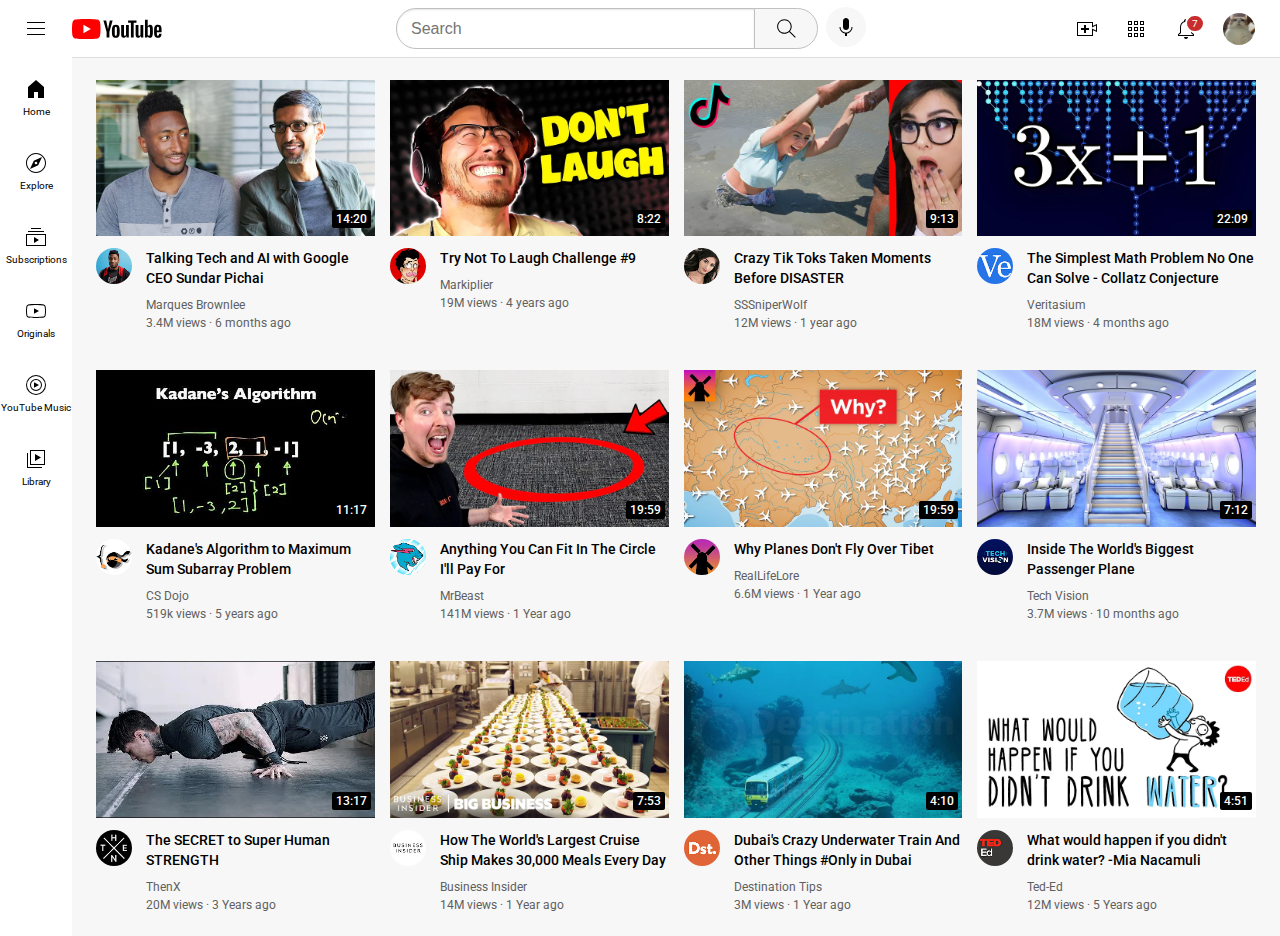
<file: index.html>
<!DOCTYPE html>

<html>

<head>

  <title>Youtube.com Clone </title>

  <link rel="preconnect" href="https://fonts.googleapis.com">
  <link rel="preconnect" href="https://fonts.gstatic.com" crossorigin>
  <link href="https://fonts.googleapis.com/css2?family=Roboto:wght@400;500;700&display=swap" rel="stylesheet">
  <link rel="stylesheet" href="styles/general.css">
  <link rel="stylesheet" href="styles/video.css">
  <link rel="stylesheet" href="styles/header.css">
  <link rel="stylesheet" href="styles/sidebar.css">

  
</head>

<body>

  <header class="header">
    <div class="l-section">
      <img class="ham-menu"  src="icons/hamburger-menu.svg">
      <img class="yt-logo" src="icons/youtube-logo.svg">
    </div>
    <div class="m-section">
      <input class="search-bar" type="text" placeholder="Search">
      <button class="search">
        <img class="search-icon" src="icons/search.svg">
        <div class="tooltip">search</div>
      </button>
      <button class="voice-search">
        <img class="voices-icon" src="icons/voice-search-icon.svg">
        <div class="tooltip">search with your voice</div>
      </button>
    </div>
    <div class="r-section">
      <div class="upload-container">
        <img class="add-icon" src="icons/upload.svg">
        <div class="tooltip">Create</div>
      </div>
      <div class="ytapps-container">
        <img class="ytapps-icon" src="icons/youtube-apps.svg">
        <div class="tooltip">Youtube apps</div>
      </div>
     
      
      <div class="notification">
        <img class="bell-icon" src="icons/notifications.svg">
        <div class="notification-count">7</div>
        <div class="tooltip">Notifications</div>

      </div>
      
      <img class="mypfp" src="pfp/cat-pfp.jpg">

    </div>
  
  </header>

  <nav class="sidebar">
    <div class="sidebar-link">
      <img  src="icons/home.svg">
      <div>Home</div>
    </div>
    <div class="sidebar-link">
      <img src="icons/explore.svg">
      <div>Explore</div>
    </div>
    <div class="sidebar-link">
      <img  src="icons/subscriptions.svg">
      <div>Subscriptions</div>
    </div>
    <div class="sidebar-link">
      <img src="icons/originals.svg">
      <div>Originals</div>
    </div>
    <div class="sidebar-link">
      <img  src="icons/youtube-music.svg">
      <div>YouTube Music</div>
    </div>
    <div class="sidebar-link">
      <img src="icons/library.svg">
      <div>Library</div>
    </div>
    


  </nav>

  <main>

    <section class="video-grid">

      <a style="text-decoration: none; color: black;" href="https://www.youtube.com/watch?v=n2RNcPRtAiY">
        <div class="video-preview" >
  
          <div class="tnail-row">
            <img class="thumbnail" src="thumbnails/thumbnail-1.webp">
            <div class="video-time">14:20</div>
          </div>
      
          <div class="video-info-grid">
            <div class="ch-pfp">
              <img class="pfp" src="pfp/channel-1.jpeg">
            </div>
            <div class="video-info">
              <p class="title"> Talking Tech and AI with Google CEO Sundar Pichai </p>
              <p class="author"> Marques Brownlee </p>
              <p class="info">3.4M views &#183; 6 months ago </p>
            </div>
        
          </div>
      
        </div>

      </a>
      
      <a style="text-decoration: none; color: black;" href="https://www.youtube.com/watch?v=mP0RAo9SKZk">
        <div class="video-preview">
    
          <div class="tnail-row">
            <img class="thumbnail" src="thumbnails/thumbnail-2.webp">
            <div class="video-time">8:22</div>
          </div>
      
          <div class="video-info-grid">
            <div class="ch-pfp">
              <img class="pfp" src="pfp/channel-2.jpeg">
            </div>
            <div class="video-info">
      
              <p class="title"> Try Not To Laugh Challenge #9 </p>
              <p class="author"> Markiplier </p>
              <p class="info">19M views &#183; 4 years ago </p>
           
            </div>
        
          </div>
      
        </div>
      </a>
      
      <a style="text-decoration: none; color: black;" href="https://www.youtube.com/watch?v=mP0RAo9SKZk">
        <div class="video-preview">
    
          <div class="tnail-row">
            <img class="thumbnail" src="thumbnails/thumbnail-3.webp">
            <div class="video-time">9:13</div>
          </div>
      
          <div class="video-info-grid">
            <div class="ch-pfp">
              <img class="pfp" src="pfp/channel-3.jpeg">
            </div>
            <div class="video-info">
      
              <p class="title"> Crazy Tik Toks Taken Moments Before DISASTER </p>
              <p class="author"> SSSniperWolf  </p>
              <p class="info">12M views &#183; 1 year ago </p>
      
            </div>
        
          </div>
      
        </div>
      </a>

      <a style="text-decoration: none; color: black;" href="https://www.youtube.com/watch?v=mP0RAo9SKZk">
        <div class="video-preview">
    
          <div class="tnail-row">
            <img class="thumbnail" src="thumbnails/thumbnail-4.webp">
            <div class="video-time">22:09</div>
          </div>
      
          <div class="video-info-grid">
            <div class="ch-pfp">
              <img class="pfp" src="pfp/channel-4.jpeg">
            </div>
            <div class="video-info">
              
              <p class="title"> The Simplest Math Problem No One Can Solve - Collatz Conjecture </p>
              <p class="author"> Veritasium  </p>
              <p class="info">18M views &#183; 4 months ago </p>
              
            </div>
        
          </div>
      
        </div>
      </a>
      
      <a style="text-decoration: none; color: black;" href="https://www.youtube.com/watch?v=mP0RAo9SKZk">
        <div class="video-preview">
    
          <div class="tnail-row">
            <img class="thumbnail" src="thumbnails/thumbnail-5.webp">
            <div class="video-time">11:17</div>
          </div>
      
          <div class="video-info-grid">
            <div class="ch-pfp">
              <img class="pfp" src="pfp/channel-5.jpeg">
            </div>
            <div class="video-info">
              <p class="title"> Kadane's Algorithm to Maximum Sum Subarray Problem </p>
              <p class="author"> CS Dojo </p>
              <p class="info">519k views &#183; 5 years ago </p>
            </div>
        
          </div>
      
        </div></a>
      
    
      

      <a style="text-decoration: none; color: black;" href="https://www.youtube.com/watch?v=mP0RAo9SKZk">
        <div class="video-preview">
    
          <div class="tnail-row">
            <img class="thumbnail" src="thumbnails/thumbnail-6.webp">
            <div class="video-time">19:59</div>
          </div>
      
          <div class="video-info-grid">
            <div class="ch-pfp">
              <img class="pfp" src="pfp/channel-6.jpeg">
            </div>
            <div class="video-info">
              <p class="title"> Anything You Can Fit In The Circle I'll Pay For </p>
              <p class="author"> MrBeast</p>
              <p class="info">141M views &#183; 1 Year ago </p>
            </div>
        
          </div>
      
        </div></a>
    
      

      <a style="text-decoration: none; color: black;" href="https://www.youtube.com/watch?v=mP0RAo9SKZk">
        <div class="video-preview">
    
          <div class="tnail-row">
            <img class="thumbnail" src="thumbnails/thumbnail-7.webp">
            <div class="video-time">19:59</div>
          </div>
      
          <div class="video-info-grid">
            <div class="ch-pfp">
              <img class="pfp" src="pfp/channel-7.jpeg">
            </div>
            <div class="video-info">
              <p class="title"> Why Planes Don't Fly Over Tibet </p>
              <p class="author"> RealLifeLore</p>
              <p class="info">6.6M views &#183; 1 Year ago </p>
            </div>
        
          </div>
      
        </div></a>
  
      

      <a style="text-decoration: none; color: black;" href="https://www.youtube.com/watch?v=mP0RAo9SKZk">
        <div class="video-preview">
    
          <div class="tnail-row">
            <img class="thumbnail" src="thumbnails/thumbnail-8.webp">
            <div class="video-time">7:12</div>
          </div>
      
          <div class="video-info-grid">
            <div class="ch-pfp">
              <img class="pfp" src="pfp/channel-8.jpeg">
            </div>
            <div class="video-info">
              <p class="title"> Inside The World's Biggest Passenger Plane </p>
              <p class="author"> Tech Vision</p>
              <p class="info">3.7M views &#183; 10 months ago </p>
            </div>
        
          </div>
      
        </div></a>
  
     

      <a style="text-decoration: none; color: black;" href="https://www.youtube.com/watch?v=mP0RAo9SKZk">
        <div class="video-preview">
    
          <div class="tnail-row">
            <img class="thumbnail" src="thumbnails/thumbnail-9.webp">
            <div class="video-time">13:17</div>
          </div>
      
          <div class="video-info-grid">
            <div class="ch-pfp">
              <img class="pfp" src="pfp/channel-9.jpeg">
            </div>
            <div class="video-info">
              <p class="title"> The SECRET to Super Human STRENGTH </p>
              <p class="author"> ThenX</p>
              <p class="info">20M views &#183; 3 Years ago </p>
            </div>
        
          </div>
      
        </div>
      </a>
  
      

      <a style="text-decoration: none; color: black;" href="https://www.youtube.com/watch?v=mP0RAo9SKZk">
        <div class="video-preview">
    
          <div class="tnail-row">
            <img class="thumbnail" src="thumbnails/thumbnail-10.webp">
            <div class="video-time">7:53</div>
          </div>
      
          <div class="video-info-grid">
            <div class="ch-pfp">
              <img class="pfp" src="pfp/channel-10.jpeg">
            </div>
            <div class="video-info">
              <p class="title"> How The World's Largest Cruise Ship Makes 30,000 Meals Every Day </p>
              <p class="author"> Business Insider</p>
              <p class="info">14M views &#183; 1 Year ago </p>
            </div>
        
          </div>
      
        </div>
      </a>
  
      

      <a style="text-decoration: none; color: black;" href="https://www.youtube.com/watch?v=mP0RAo9SKZk">
        <div class="video-preview">
    
          <div class="tnail-row">
            <img class="thumbnail" src="thumbnails/thumbnail-11.webp">
            <div class="video-time">4:10</div>
          </div>
      
          <div class="video-info-grid">
            <div class="ch-pfp">
              <img class="pfp" src="pfp/channel-11.jpeg">
            </div>
            <div class="video-info">
              <p class="title"> Dubai's Crazy Underwater Train And Other Things #Only in Dubai </p>
              <p class="author"> Destination Tips</p>
              <p class="info">3M views &#183; 1 Year ago </p>
            </div>
        
          </div>
      
        </div>
      </a>
  
      

      <a style="text-decoration: none; color: black;" href="https://www.youtube.com/watch?v=mP0RAo9SKZk">
        <div class="video-preview">
    
          <div class="tnail-row">
            <img class="thumbnail" src="thumbnails/thumbnail-12.webp">
            <div class="video-time">4:51</div>
          </div>
      
          <div class="video-info-grid">
            <div class="ch-pfp">
              <img class="pfp" src="pfp/channel-12.jpeg">
            </div>
            <div class="video-info">
              <p class="title"> What would happen if you didn't drink water? -Mia Nacamuli </p>
              <p class="author"> Ted-Ed</p>
              <p class="info">12M views &#183; 5 Years ago </p>
            </div>
        
          </div>
      
        </div>
      </a>
  
      
  
    </section>


  </main>


</body>


</html>
</file>
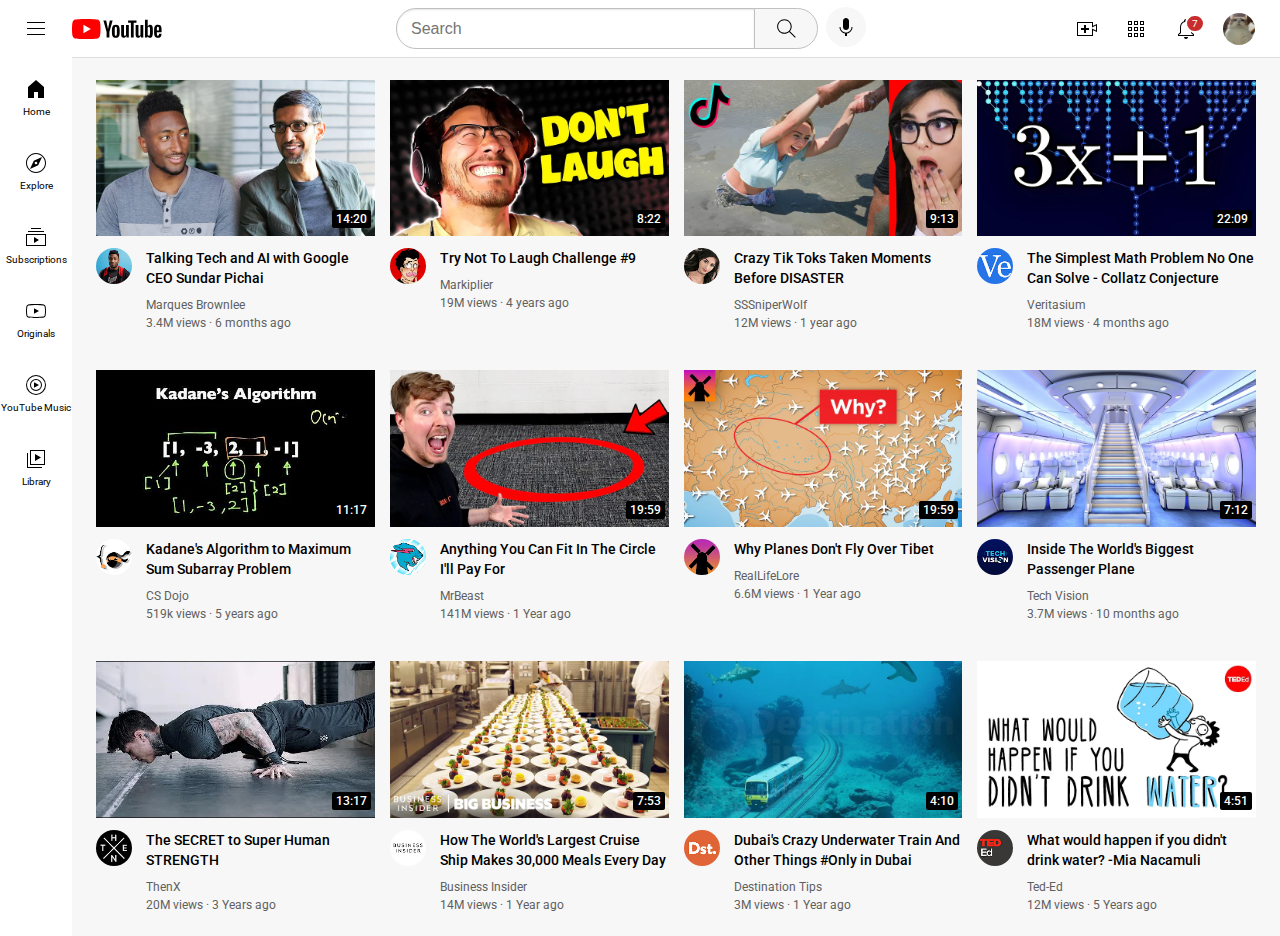
<file: youtube.html>
<!DOCTYPE html>

<html>

<head>

  <title>Youtube.com Clone </title>

  <link rel="preconnect" href="https://fonts.googleapis.com">
  <link rel="preconnect" href="https://fonts.gstatic.com" crossorigin>
  <link href="https://fonts.googleapis.com/css2?family=Roboto:wght@400;500;700&display=swap" rel="stylesheet">
  <link rel="stylesheet" href="styles/general.css">
  <link rel="stylesheet" href="styles/video.css">
  <link rel="stylesheet" href="styles/header.css">
  <link rel="stylesheet" href="styles/sidebar.css">
  <link rel="icon" type="img/jpg" href="pfp/Dakirby309-Simply-Styled-YouTube.256.png">

  
</head>

<body>

  <header class="header">
    <div class="l-section">
      <img class="ham-menu"  src="icons/hamburger-menu.svg">
      <img class="yt-logo" src="icons/youtube-logo.svg">
    </div>
    <div class="m-section">
      <input class="search-bar" type="text" placeholder="Search">
      <button class="search">
        <img class="search-icon" src="icons/search.svg">
        <div class="tooltip">search</div>
      </button>
      <button class="voice-search">
        <img class="voices-icon" src="icons/voice-search-icon.svg">
        <div class="tooltip">search with your voice</div>
      </button>
    </div>
    <div class="r-section">
      <div class="upload-container">
        <img class="add-icon" src="icons/upload.svg">
        <div class="tooltip">Create</div>
      </div>
      <div class="ytapps-container">
        <img class="ytapps-icon" src="icons/youtube-apps.svg">
        <div class="tooltip">Youtube apps</div>
      </div>
     
      
      <div class="notification">
        <img class="bell-icon" src="icons/notifications.svg">
        <div class="notification-count">7</div>
        <div class="tooltip">Notifications</div>

      </div>
      
      <img class="mypfp" src="pfp/cat-pfp.jpg">

    </div>
  
  </header>

  <nav class="sidebar">
    <div class="sidebar-link">
      <img  src="icons/home.svg">
      <div>Home</div>
    </div>
    <div class="sidebar-link">
      <img src="icons/explore.svg">
      <div>Explore</div>
    </div>
    <div class="sidebar-link">
      <img  src="icons/subscriptions.svg">
      <div>Subscriptions</div>
    </div>
    <div class="sidebar-link">
      <img src="icons/originals.svg">
      <div>Originals</div>
    </div>
    <div class="sidebar-link">
      <img  src="icons/youtube-music.svg">
      <div>YouTube Music</div>
    </div>
    <div class="sidebar-link">
      <img src="icons/library.svg">
      <div>Library</div>
    </div>
    


  </nav>

  <main>

    <section class="video-grid">

      <a style="text-decoration: none; color: black;" href="https://www.youtube.com/watch?v=n2RNcPRtAiY">
        <div class="video-preview" >
  
          <div class="tnail-row">
            <img class="thumbnail" src="thumbnails/thumbnail-1.webp">
            <div class="video-time">14:20</div>
          </div>
      
          <div class="video-info-grid">
            <div class="ch-pfp">
              <img class="pfp" src="pfp/channel-1.jpeg">
            </div>
            <div class="video-info">
              <p class="title"> Talking Tech and AI with Google CEO Sundar Pichai </p>
              <p class="author"> Marques Brownlee </p>
              <p class="info">3.4M views &#183; 6 months ago </p>
            </div>
        
          </div>
      
        </div>

      </a>
      
      <a style="text-decoration: none; color: black;" href="https://www.youtube.com/watch?v=mP0RAo9SKZk">
        <div class="video-preview">
    
          <div class="tnail-row">
            <img class="thumbnail" src="thumbnails/thumbnail-2.webp">
            <div class="video-time">8:22</div>
          </div>
      
          <div class="video-info-grid">
            <div class="ch-pfp">
              <img class="pfp" src="pfp/channel-2.jpeg">
            </div>
            <div class="video-info">
      
              <p class="title"> Try Not To Laugh Challenge #9 </p>
              <p class="author"> Markiplier </p>
              <p class="info">19M views &#183; 4 years ago </p>
           
            </div>
        
          </div>
      
        </div>
      </a>
      
      <a style="text-decoration: none; color: black;" href="https://www.youtube.com/watch?v=mP0RAo9SKZk">
        <div class="video-preview">
    
          <div class="tnail-row">
            <img class="thumbnail" src="thumbnails/thumbnail-3.webp">
            <div class="video-time">9:13</div>
          </div>
      
          <div class="video-info-grid">
            <div class="ch-pfp">
              <img class="pfp" src="pfp/channel-3.jpeg">
            </div>
            <div class="video-info">
      
              <p class="title"> Crazy Tik Toks Taken Moments Before DISASTER </p>
              <p class="author"> SSSniperWolf  </p>
              <p class="info">12M views &#183; 1 year ago </p>
      
            </div>
        
          </div>
      
        </div>
      </a>

      <a style="text-decoration: none; color: black;" href="https://www.youtube.com/watch?v=mP0RAo9SKZk">
        <div class="video-preview">
    
          <div class="tnail-row">
            <img class="thumbnail" src="thumbnails/thumbnail-4.webp">
            <div class="video-time">22:09</div>
          </div>
      
          <div class="video-info-grid">
            <div class="ch-pfp">
              <img class="pfp" src="pfp/channel-4.jpeg">
            </div>
            <div class="video-info">
              
              <p class="title"> The Simplest Math Problem No One Can Solve - Collatz Conjecture </p>
              <p class="author"> Veritasium  </p>
              <p class="info">18M views &#183; 4 months ago </p>
              
            </div>
        
          </div>
      
        </div>
      </a>
      
      <a style="text-decoration: none; color: black;" href="https://www.youtube.com/watch?v=mP0RAo9SKZk">
        <div class="video-preview">
    
          <div class="tnail-row">
            <img class="thumbnail" src="thumbnails/thumbnail-5.webp">
            <div class="video-time">11:17</div>
          </div>
      
          <div class="video-info-grid">
            <div class="ch-pfp">
              <img class="pfp" src="pfp/channel-5.jpeg">
            </div>
            <div class="video-info">
              <p class="title"> Kadane's Algorithm to Maximum Sum Subarray Problem </p>
              <p class="author"> CS Dojo </p>
              <p class="info">519k views &#183; 5 years ago </p>
            </div>
        
          </div>
      
        </div></a>
      
    
      

      <a style="text-decoration: none; color: black;" href="https://www.youtube.com/watch?v=mP0RAo9SKZk">
        <div class="video-preview">
    
          <div class="tnail-row">
            <img class="thumbnail" src="thumbnails/thumbnail-6.webp">
            <div class="video-time">19:59</div>
          </div>
      
          <div class="video-info-grid">
            <div class="ch-pfp">
              <img class="pfp" src="pfp/channel-6.jpeg">
            </div>
            <div class="video-info">
              <p class="title"> Anything You Can Fit In The Circle I'll Pay For </p>
              <p class="author"> MrBeast</p>
              <p class="info">141M views &#183; 1 Year ago </p>
            </div>
        
          </div>
      
        </div></a>
    
      

      <a style="text-decoration: none; color: black;" href="https://www.youtube.com/watch?v=mP0RAo9SKZk">
        <div class="video-preview">
    
          <div class="tnail-row">
            <img class="thumbnail" src="thumbnails/thumbnail-7.webp">
            <div class="video-time">19:59</div>
          </div>
      
          <div class="video-info-grid">
            <div class="ch-pfp">
              <img class="pfp" src="pfp/channel-7.jpeg">
            </div>
            <div class="video-info">
              <p class="title"> Why Planes Don't Fly Over Tibet </p>
              <p class="author"> RealLifeLore</p>
              <p class="info">6.6M views &#183; 1 Year ago </p>
            </div>
        
          </div>
      
        </div></a>
  
      

      <a style="text-decoration: none; color: black;" href="https://www.youtube.com/watch?v=mP0RAo9SKZk">
        <div class="video-preview">
    
          <div class="tnail-row">
            <img class="thumbnail" src="thumbnails/thumbnail-8.webp">
            <div class="video-time">7:12</div>
          </div>
      
          <div class="video-info-grid">
            <div class="ch-pfp">
              <img class="pfp" src="pfp/channel-8.jpeg">
            </div>
            <div class="video-info">
              <p class="title"> Inside The World's Biggest Passenger Plane </p>
              <p class="author"> Tech Vision</p>
              <p class="info">3.7M views &#183; 10 months ago </p>
            </div>
        
          </div>
      
        </div></a>
  
     

      <a style="text-decoration: none; color: black;" href="https://www.youtube.com/watch?v=mP0RAo9SKZk">
        <div class="video-preview">
    
          <div class="tnail-row">
            <img class="thumbnail" src="thumbnails/thumbnail-9.webp">
            <div class="video-time">13:17</div>
          </div>
      
          <div class="video-info-grid">
            <div class="ch-pfp">
              <img class="pfp" src="pfp/channel-9.jpeg">
            </div>
            <div class="video-info">
              <p class="title"> The SECRET to Super Human STRENGTH </p>
              <p class="author"> ThenX</p>
              <p class="info">20M views &#183; 3 Years ago </p>
            </div>
        
          </div>
      
        </div>
      </a>
  
      

      <a style="text-decoration: none; color: black;" href="https://www.youtube.com/watch?v=mP0RAo9SKZk">
        <div class="video-preview">
    
          <div class="tnail-row">
            <img class="thumbnail" src="thumbnails/thumbnail-10.webp">
            <div class="video-time">7:53</div>
          </div>
      
          <div class="video-info-grid">
            <div class="ch-pfp">
              <img class="pfp" src="pfp/channel-10.jpeg">
            </div>
            <div class="video-info">
              <p class="title"> How The World's Largest Cruise Ship Makes 30,000 Meals Every Day </p>
              <p class="author"> Business Insider</p>
              <p class="info">14M views &#183; 1 Year ago </p>
            </div>
        
          </div>
      
        </div>
      </a>
  
      

      <a style="text-decoration: none; color: black;" href="https://www.youtube.com/watch?v=mP0RAo9SKZk">
        <div class="video-preview">
    
          <div class="tnail-row">
            <img class="thumbnail" src="thumbnails/thumbnail-11.webp">
            <div class="video-time">4:10</div>
          </div>
      
          <div class="video-info-grid">
            <div class="ch-pfp">
              <img class="pfp" src="pfp/channel-11.jpeg">
            </div>
            <div class="video-info">
              <p class="title"> Dubai's Crazy Underwater Train And Other Things #Only in Dubai </p>
              <p class="author"> Destination Tips</p>
              <p class="info">3M views &#183; 1 Year ago </p>
            </div>
        
          </div>
      
        </div>
      </a>
  
      

      <a style="text-decoration: none; color: black;" href="https://www.youtube.com/watch?v=mP0RAo9SKZk">
        <div class="video-preview">
    
          <div class="tnail-row">
            <img class="thumbnail" src="thumbnails/thumbnail-12.webp">
            <div class="video-time">4:51</div>
          </div>
      
          <div class="video-info-grid">
            <div class="ch-pfp">
              <img class="pfp" src="pfp/channel-12.jpeg">
            </div>
            <div class="video-info">
              <p class="title"> What would happen if you didn't drink water? -Mia Nacamuli </p>
              <p class="author"> Ted-Ed</p>
              <p class="info">12M views &#183; 5 Years ago </p>
            </div>
        
          </div>
      
        </div>
      </a>
  
      
  
    </section>


  </main>


</body>


</html>
</file>
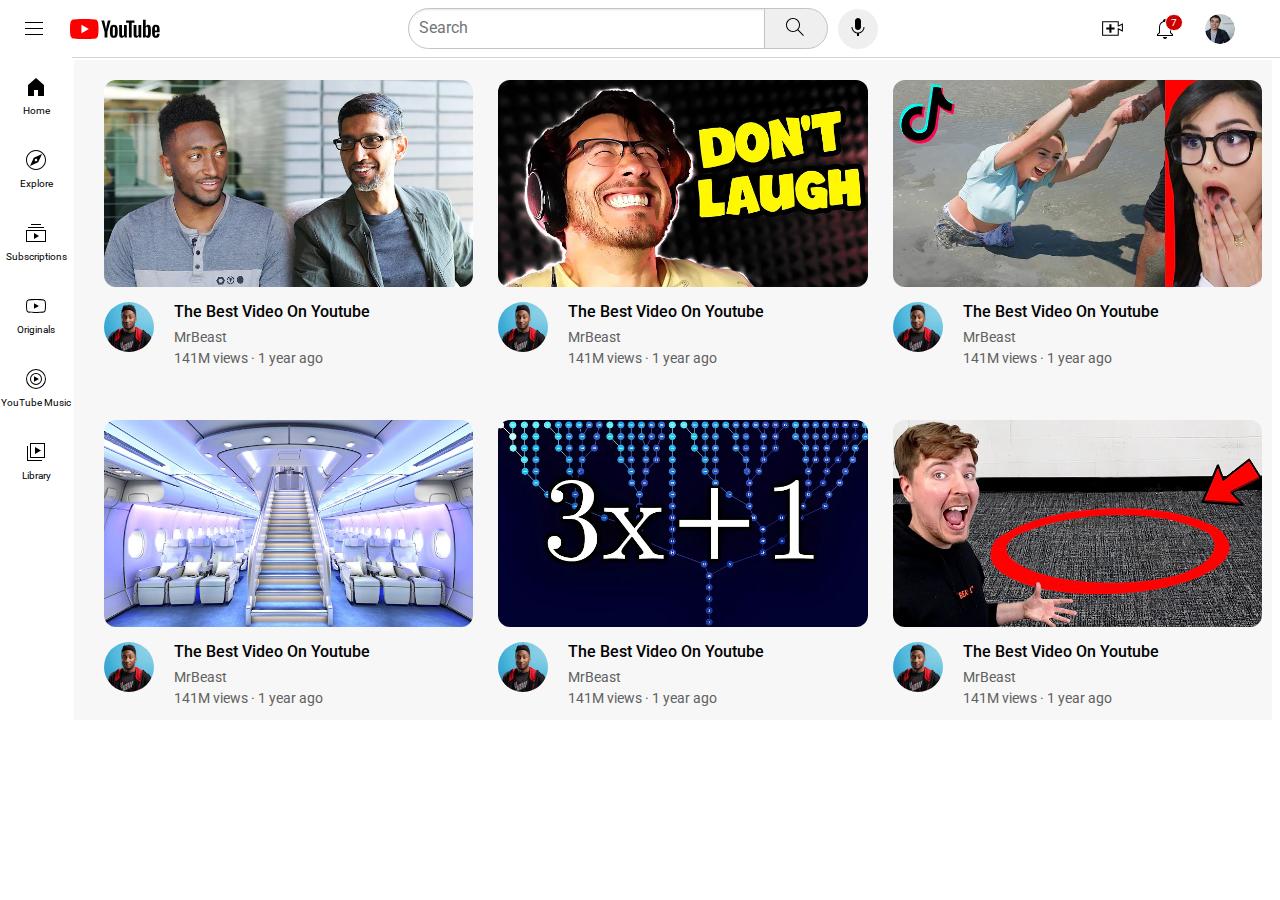
<file: yt-ui.html>
<!DOCTYPE html>

<html>

<head>

  <title>Youtube</title>
  <link rel="preconnect" href="https://fonts.googleapis.com">
  <link rel="preconnect" href="https://fonts.gstatic.com" crossorigin>
  <link href="https://fonts.googleapis.com/css2?family=Roboto:wght@400;500;700&display=swap" rel="stylesheet">
  <link rel="stylesheet" href="StaticTrialstyles/header1.css">
  <link rel="stylesheet" href="StaticTrialstyles/sidebarr.css">
  <link rel="stylesheet" href="StaticTrialstyles/videogrid.css">

</head>

<!--Main body (Visible Part) -->

<body style="font-family: roboto,arial;">

  <header class="header">

    <!--Header of website-->

    <div class="l-section">
      <img class="hamburger-icon" src="icons/hamburger-menu.svg">
      <img class="yt-logo" src="icons/youtube-logo.svg">
    </div>

    <div class="m-section">
      <input class="search-bar" type="text" placeholder="Search">
      <div class="search-container">
        <button class="search-button" >
          <img class="search-icon" src="icons/search.svg">
        </button>
        <div class="tooltip">Search</div>

      </div>

      <div class="voice-search-container">
        <button class="voice-search-button" >
          <img class="voice-search-icon" src="icons/voice-search-icon.svg">
        </button>
        <div class="tooltip">Search with your voice</div>
      </div>
  
    </div>

    <div class="r-section">
      <div class="upload-container">
        <img class="upload-icon" src="icons/upload.svg">
        <div class="tooltip">Create</div>
      </div>
      <div class="notification-container">
        <img class="notification-icon" src="icons/notifications.svg" >
        <div class="notification-counter">7</div>
        <div class="tooltip">Notifications</div> 
      </div>
      <div> 
        <img class="mypfp" src="pfp/my-channel.jpeg">
      </div>

    </div>

  </header>

  <nav class="sidebar">
    <div class="sidebar-link">
      <img src="icons/home.svg">
      <div>Home</div>
    </div>
    <div class="sidebar-link">
      <img src="icons/explore.svg">
      <div>Explore</div>
    </div>
    <div class="sidebar-link">
      <img src="icons/subscriptions.svg">
      <div>Subscriptions</div>
    </div>
    <div class="sidebar-link">
      <img src="icons/originals.svg">
      <div>Originals</div>
    </div>
    <div class="sidebar-link">
      <img src="icons/youtube-music.svg">
      <div>YouTube Music</div>
    </div>
    <div class="sidebar-link">
      <img src="icons/library.svg">
      <div>Library</div>
    </div>
  </nav>

  <main>

    <section class="video-grid">

      <div class="video-container">
        <div class="tnailrow">
          <img class="thumbnail" src="thumbnails/thumbnail-1.webp">
        </div>
    
        <div class="video-info-grid">
          <div class="ch-pfp">
            <img class="pfp" src="pfp/channel-1.jpeg">
  
          </div>
      
          <div class="video-info">
            <p class="title">The Best Video On Youtube</p>
            <p class="author">MrBeast</p>
            <p class="info">141M views &#183; 1 year ago</p>
          </div>
        </div>
      </div>
  
      <div class="video-container">
        <div class="tnailrow">
          <img class="thumbnail" src="thumbnails/thumbnail-2.webp">
        </div>
    
        <div class="video-info-grid">
          <div class="ch-pfp">
            <img class="pfp" src="pfp/channel-1.jpeg">
  
          </div>
    
          <div class="video-info">
            <p class="title">The Best Video On Youtube  </p>
            <p class="author">MrBeast</p>
            <p class="info">141M views &#183; 1 year ago</p>
          </div>
        </div>
      </div>
  
      <div class="video-container">
        <div class="tnailrow">
          <img class="thumbnail" src="thumbnails/thumbnail-3.webp">
        </div>
    
        <div class="video-info-grid">
          <div class="ch-pfp">
            <img class="pfp" src="pfp/channel-1.jpeg">
  
          </div>
                
          <div class="video-info">
            <p class="title">The Best Video On Youtube</p>
            <p class="author">MrBeast</p>
            <p class="info">141M views &#183; 1 year ago</p>
          </div>
        </div>
      </div>
  
      <div class="video-container">
        <div class="tnailrow">
          <img class="thumbnail" src="thumbnails/thumbnail-8.webp">
        </div>
    
        <div class="video-info-grid">
          <div class="ch-pfp">
            <img class="pfp" src="pfp/channel-1.jpeg">
  
          </div>
                
          <div class="video-info">
            <p class="title">The Best Video On Youtube</p>
            <p class="author">MrBeast</p>
            <p class="info">141M views &#183; 1 year ago</p>
          </div>
        </div>
      </div>
  
      <div class="video-container">
        <div class="tnailrow">
          <img class="thumbnail" src="thumbnails/thumbnail-4.webp">
        </div>
    
        <div class="video-info-grid">
          <div class="ch-pfp">
            <img class="pfp" src="pfp/channel-1.jpeg">
  
          </div>
                
          <div class="video-info">
            <p class="title">The Best Video On Youtube</p>
            <p class="author">MrBeast</p>
            <p class="info">141M views &#183; 1 year ago</p>
          </div>
        </div>
      </div>
      <div class="video-container">
        <div class="tnailrow">
          <img class="thumbnail" src="thumbnails/thumbnail-6.webp">
        </div>
    
        <div class="video-info-grid">
          <div class="ch-pfp">
            <img class="pfp" src="pfp/channel-1.jpeg">
  
          </div>
                
          <div class="video-info">
            <p class="title">The Best Video On Youtube</p>
            <p class="author">MrBeast</p>
            <p class="info">141M views &#183; 1 year ago</p>
          </div>
        </div>
      </div>
    
      
    </section>
    
  </main>

  


</body>

</html>
</file>
<file: styles/general.css>
p{
  margin-top: 0;
  margin-bottom: 0;
}

body{
  margin:0;
  padding: 80px 24px 0 96px;
  font-family: roboto,arial;
}
</file>
<file: styles/video.css>
.thumbnail{
  width: 100%;
  
}

.video-time{
  font-size: 12px;
  font-weight: 500;
  position: absolute;
  background-color:black ;
  color: white;
  padding: 2px 4px;
  border-radius: 2px;
  bottom: 12px;
  right: 4px;
}

.video-grid{

  display: grid;
  grid-template-columns: 1fr 1fr 1fr  ;
  row-gap: 40px;
  column-gap: 15px;
  background-color:rgb(247, 247, 247);
  padding:24px;
  margin: -24px;
  
}
.video-preview{
  cursor: pointer;
}

@media (max-width:750px) {
  .video-grid{
    grid-template-columns: 1fr 1fr;
  }
}

@media (min-width:751px) and (max-width:999px)
{
  .video-grid{
    grid-template-columns: 1fr 1fr 1fr;
}
}

@media (min-width:1000px) {
  .video-grid{
    grid-template-columns: 1fr 1fr 1fr 1fr;
}
}



.title{
  font-weight: 500;
  margin-top:0;
  font-size: 14px;
  line-height: 20px;
  margin-bottom:10px;
}

.author,
.info{
  font-size: 12px;
  color:rgb(96,96,96);
}

.author{
  margin-bottom:4px;
}
.video-info-grid{
  display:grid;
  grid-template-columns: 50px 1fr;

}

.pfp{
  width: 36px;
  border-radius:50px;
}
.tnail-row{
  margin-bottom: 8px;
  position: relative;
}
</file>
<file: styles/header.css>
.header{
  height: 57px;
  display:flex;
  flex-direction: row;
  justify-content: space-between;
  position: fixed;
  top: 0;
  left: 0;
  right: 0;
  background-color: white;
  border-bottom-width:1px ;
  border-bottom-style: solid;
  border-bottom-color: rgb(222,222,222);
  z-index: 100; 
}

.l-section{
  display: flex;
  align-items: center;
}

.ham-menu{
  height: 24px;
  margin-left: 24px;
  margin-right: 24px;
  cursor: pointer;
}

.ham-menu:hover{
  background-color: rgb(223, 221, 221);
}

.yt-logo{
  height: 20px;
  cursor: pointer;
}

.m-section{
  display: flex;
  flex:1;
  margin-left: 60px;
  margin-right: 35px;
  max-width: 470px;
  align-items: center;
}

.search-bar{
  flex:1;
  height: 37px;
  padding-left: 14px;
  font-size: 16px;
  border-width:1px;
  border-style:solid;
  border-color: rgb(192,192,192);
  border-top-left-radius: 20px;
  border-bottom-left-radius: 20px;
  box-shadow: inset 0px 1px 2px rgba(0, 0, 0, 0.1);
  width: 0;
}

.search-bar:focus{
  outline: none;
}

.search-bar::placeholder{
  font-size: 16px;
}

.search{
  height: 41px;
  width: 64px;
  background-color: rgb(247, 247, 247);
  border: 1px solid rgb(192,192,192);
  border-top-right-radius:32px ;
  border-bottom-right-radius: 32px;
  margin-left: -1px;
  margin-right: 8px;
  cursor: pointer;
  
}

.search,
.voice-search,
.upload-container,
.ytapps-container,
.notification{
  display: flex;
  justify-content: center;
  align-items: center;
  position: relative;
}

.search .tooltip,
.voice-search .tooltip,
.upload-container .tooltip,
.ytapps-container .tooltip ,
.notification .tooltip{
  position: absolute;
  background-color: gray;
  color: white;
  padding: 4px 8px 4px 8px;
  border-radius: 2px;
  font-size: 12px;
  bottom: -30px;
  opacity: 0;
  transition: opacity 0.15s;
  pointer-events: none;
  white-space: nowrap;
}

.search:hover .tooltip,
 .voice-search:hover .tooltip ,
 .upload-container:hover .tooltip,
 .ytapps-container:hover .tooltip,
 .notification:hover .tooltip{
  opacity: 1; 
}

.voice-search{
  height: 40px;
  width: 40px;
  border-radius: 20px;
  border:none;
  margin-bottom: 4px;
  background-color: rgb(247, 247, 247);
  cursor: pointer;

}

.search-icon{
  height: 25px;
  
}

.voices-icon{
  height: 24px;

}
.r-section{
  display: flex;
  width:180px;
  align-items: center;
  justify-content: space-between;
  flex-shrink: 0;
  margin-right: 25px;
}

.add-icon{
  height: 24px;
  cursor: pointer;
}

.notification-count{
  display: flex;
  align-items: center;
  justify-content: center;
  position: absolute;
  top: -3px;
  right: -7px;
  background-color: rgb(199, 45, 45);
  font-size: 10px;
  border: solid;
  border-width: 2px;
  border-color: white;
  color: white;
  padding: 2px 5px ;
  border-radius: 16px;
  pointer-events: none;
}

.bell-icon{
  height:24px;
  cursor: pointer;
}

.ytapps-icon{
  height:24px;
  cursor: pointer;
}

.mypfp{
  height: 32px;
  border-radius: 16px;
  cursor: pointer;
  
}
</file>
<file: styles/sidebar.css>
.sidebar{
  background-color: white;
  position: fixed;
  top:55px;
  bottom: 0;
  left: 0;
  width: 72px;
  padding-top: 5px;
  z-index: 200;
  
}

.sidebar-link{
  font-size: 10px;
  height: 74px;
  display: flex;
  flex-direction: column;
  align-items: center;
  justify-content: center;
  cursor: pointer;
  
}

.sidebar-link:hover{
  background-color: rgb(231, 231, 231);
}
.sidebar-link img{
  height: 24px;
  margin-bottom: 5px;
}
</file>
<file: StaticTrialstyles/header1.css>
.header{
  display: flex;
  justify-content: space-between;
  align-items: center;
  position:fixed;
  top: 0;
  left: 0;
  right: 0;
  height: 57px;
  background-color: rgb(255, 255, 255);
  border-bottom-width: 1px;
  border-bottom-style: solid;
  border-bottom-color: rgb(211, 211, 211);
  z-index: 100;
}

.l-section{
display: flex;
align-items: center;
}
.hamburger-icon{
  height: 24px;
  margin-left: 22px;
  margin-right: 24px;
  cursor: pointer;
}
.hamburger-icon:hover{
  background-color: rgb(212, 212, 212);
}
.yt-logo{
  height: 20px;
  cursor: pointer;
}

.m-section{
  display: flex;
  flex: 1;
  max-width: 470px;
  margin-left: 60px;
  margin-right: 35px;
  align-items: center;
  
}

.search-bar{
  height: 37px;
  flex: 1;
  border:1px solid rgb(196, 196, 196) ;
  border-top-left-radius: 32px;
  border-bottom-left-radius: 32px;
  box-shadow: inset 0px 1px 2px rgba(0, 0, 0, 0.1);
  padding-left: 10px;
  
}

.search-bar::placeholder{
  font-family: roboto,arial;
  font-size: 16px;
}
.search-bar:focus{
  outline: none;
}
.search-button{
  align-items: center;
  height: 41px;
  width: 64px;
  border: 1px solid rgb(196,196,196);
  border-top-right-radius: 32px;
  border-bottom-right-radius: 32px;
  margin-left: -2px;
  cursor: pointer;

}

.search-icon{
  height: 24px;
  margin-left: -2px;
  cursor: pointer;

}
.voice-search-button{
  height: 40px;
  width: 40px;
  align-items: center;
  margin-left: 10px;
  border: none;
  border-radius: 32px;
  padding: 2px 5px;
  cursor: pointer;
}

.voice-search-icon{
  height: 24px;
  cursor: pointer;
}

.r-section{
  display: flex;
  justify-content: center;
  align-items: center;
  width: 160px;
  justify-content: space-between;
  flex-shrink: 0;
  margin-right: 20px;
}

.notification-container,
.upload-container,
.search-container,
.voice-search-container{
  position: relative;
  display: flex;
  flex-direction: column;
  align-items: center;
  cursor: pointer;
}

.notification-container .tooltip,
.upload-container .tooltip,
.search-container .tooltip,
.voice-search-container .tooltip{
  position:absolute;
  background-color: grey;
  font-size: 16px;
  padding: 2px 5px;
  color: white;
  opacity: 0;
  bottom: -35px;
  transition: opacity 0.2s;
  white-space: nowrap;
  pointer-events: none;
}
.notification-container:hover .tooltip,
.upload-container:hover .tooltip,
.voice-search-container:hover .tooltip,
.search-container:hover .tooltip{
  opacity: 1;
}

.notification-icon{
  height: 24px;
  cursor: pointer;
}

.notification-counter{
  position: absolute;
  font-size: 10px;
  color: white;
  padding: 2px 5px;
  background-color: rgb(204, 0, 0);
  border: 1px solid white;
  border-radius: 12px;
  top: -3px;
  right: -6px;
}

.upload-icon{
  height: 25px;
  cursor: pointer;
}

.mypfp{
  height: 30px;
  margin-top: 5px;
  margin-right: 25px;
  border-radius: 16px;
  cursor: pointer;
}
</file>
<file: StaticTrialstyles/sidebarr.css>
.sidebar{
  position: fixed;
  top: 0px;
  left: 0;
  bottom: 0;
  margin-top: 55px;
  width: 72px;
  align-items: center;
  justify-content: center;
  background-color: white;
  z-index: 200;
}
.sidebar-link{
  display: flex;
  flex-direction: column;
  align-items: center;
  justify-content: center;
  margin-top: 20px;
  margin-bottom: 32px;
  font-size: 10px;
}
.sidebar-link img{
  height: 24px;
  margin-bottom: 6px;
}
</file>
<file: StaticTrialstyles/videogrid.css>
.video-grid{
  margin-top: 60px;
  margin-left: 66px;
  padding-left: 30px;
  padding-top: 20px;
  display: grid;
  column-gap: 15px;
  row-gap: 40px;
  grid-template-columns: 1fr 1fr 1fr ;
  background-color: rgb(247, 247, 247);
 
  
}
.video-container{
  display: flex;
  margin-right: 10px;
  flex-direction: column;
  cursor: pointer;

}
.tnailrow{
  display: flex;
  position: relative;
  margin-bottom: 15px;

}
.thumbnail{
  width: 100%;
  border-radius: 12px;
  
}
.video-info-grid{
  display: grid;
  grid-template-columns: 50px 1fr;
  
}

@media (max-width:750px){
  .video-grid{
    grid-template-columns: 1fr 1fr;
  }
  grid-template-columns: 1fr 1fr;
}
.ch-pfp{
  width: 50px;
  margin-right: 20px;
 
}
.pfp{
  border-radius: 32px;
  height: 50px;
  

}
.video-info{
  margin-left: 20px;
  
}

.title{
  font-size: 16px;
  margin-top: 0;
  font-weight: 500;
  margin-bottom: 0;
}

.author{
  font-size: 14px;
  margin-top: 8px;
  color:rgb(96,96,96); 
  margin-bottom: 5px;

}
.info{
  font-size: 14px;
  margin-top: 0;
  color:rgb(96,96,96);
}
</file>
